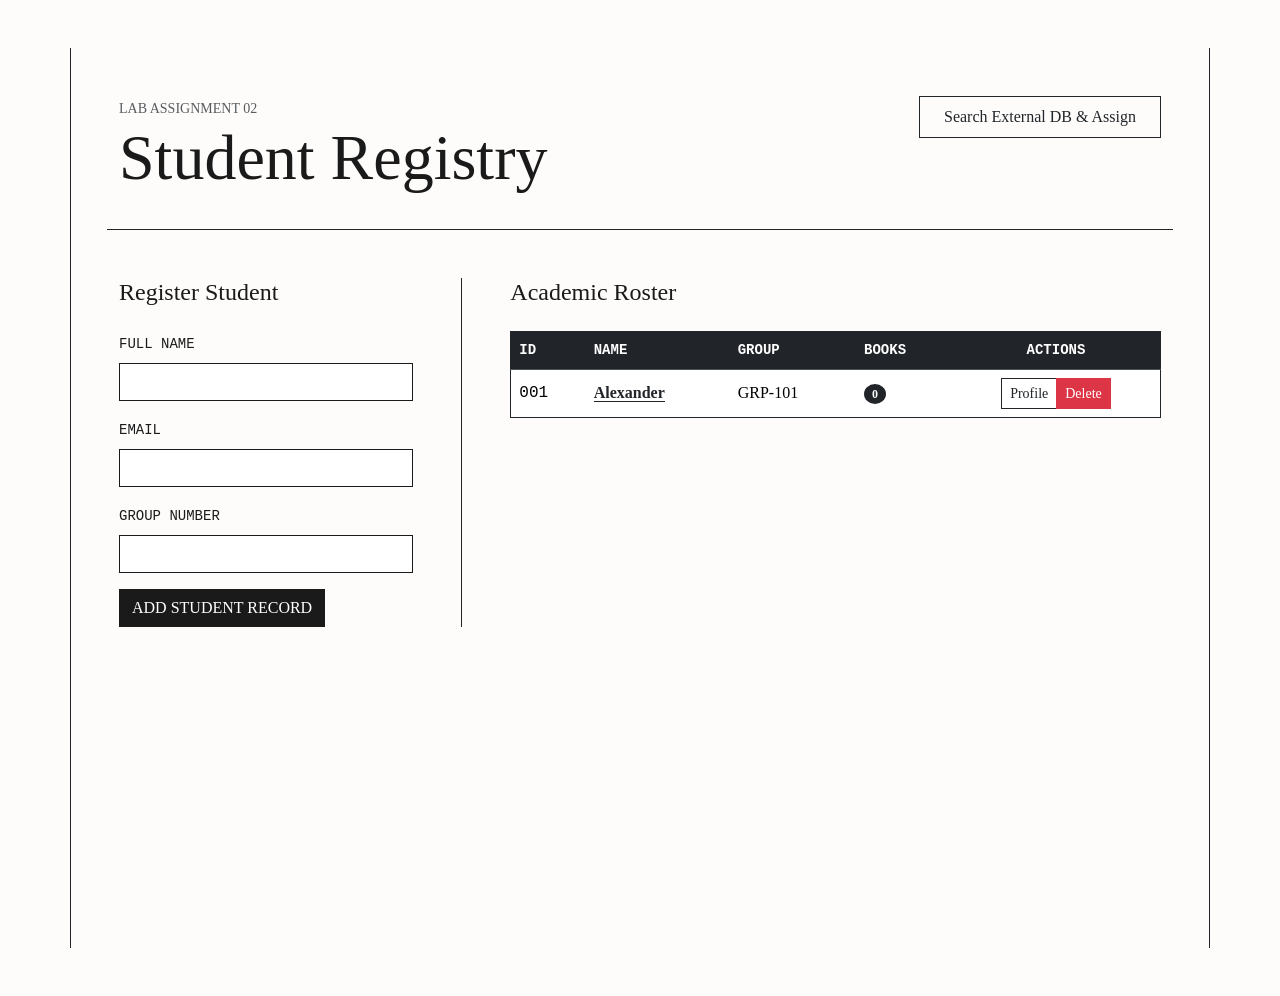
<file: src/main/resources/templates/index.html>
<!DOCTYPE html>
<html xmlns:th="http://www.thymeleaf.org">
<head>
    <meta charset="UTF-8">
    <title>Academic Literature System - Roster</title>
    <!-- Thymeleaf template uses visual design styles from Editorial theme -->
    <link href="https://cdn.jsdelivr.net/npm/bootstrap@5.3.0/dist/css/bootstrap.min.css" rel="stylesheet">
    <style>
        body { background-color: #FDFCFB; color: #1A1A1A; font-family: 'Georgia', serif; }
        .editorial-border { border: 1px solid #1A1A1A !important; }
        .block-shadow { box-shadow: 6px 6px 0px 0px rgba(0,0,0,1); }
        .btn-editorial { background-color: #1A1A1A; color: #FFF; border-radius: 0; border: 1px solid #1A1A1A; }
        .btn-editorial:hover { background-color: #FDFCFB; color: #1A1A1A; }
    </style>
</head>
<body class="p-5">
    <div class="container border-start border-end border-dark min-vh-100 p-5">
        <!-- Header -->
        <div class="row border-bottom border-dark pb-4 mb-5">
            <div class="col-8">
                <span class="text-uppercase tracking-widest text-muted small">Lab Assignment 02</span>
                <h1 class="display-3 italic">Student Registry</h1>
            </div>
            <div class="col-4 text-end">
                <a href="/books/search" class="btn btn-outline-dark rounded-0 px-4 py-2">Search External DB & Assign</a>
            </div>
        </div>

        <div class="row">
            <!-- Left Panel: Student Registration Form -->
            <div class="col-md-4 pe-5 border-end border-dark">
                <h3 class="h4 mb-4">Register Student</h3>
                <form th:action="@{/students/add}" th:object="${newStudent}" method="post">
                    <div class="mb-3">
                        <label class="form-label text-uppercase small font-monospace">Full Name</label>
                        <input type="text" class="form-control rounded-0 editorial-border" th:field="*{name}" required>
                    </div>
                    <div class="mb-3">
                        <label class="form-label text-uppercase small font-monospace">Email</label>
                        <input type="email" class="form-control rounded-0 editorial-border" th:field="*{email}" required>
                    </div>
                    <div class="mb-3">
                        <label class="form-label text-uppercase small font-monospace">Group Number</label>
                        <input type="text" class="form-control rounded-0 editorial-border" th:field="*{groupNumber}" required>
                    </div>
                    <button type="submit" class="btn btn-editorial rounded-0 w-full text-uppercase small">Add Student Record</button>
                </form>
            </div>

            <!-- Right Panel: Student List Grid -->
            <div class="col-md-8 ps-5">
                <h3 class="h4 mb-4">Academic Roster</h3>
                <div class="table-responsive">
                    <table class="table table-hover border border-dark align-middle">
                        <thead class="table-dark">
                            <tr>
                                <th class="text-uppercase font-monospace small">ID</th>
                                <th class="text-uppercase font-monospace small">Name</th>
                                <th class="text-uppercase font-monospace small">Group</th>
                                <th class="text-uppercase font-monospace small">Books</th>
                                <th class="text-uppercase font-monospace small text-center">Actions</th>
                            </tr>
                        </thead>
                        <tbody>
                            <tr th:each="student : ${students}">
                                <td class="font-monospace" th:text="${student.id}">001</td>
                                <td>
                                    <a class="fw-bold text-dark text-decoration-none border-bottom border-dark" 
                                       th:href="@{/students/profile/{id}(id=${student.id})}" th:text="${student.name}">Alexander</a>
                                </td>
                                <td th:text="${student.groupNumber}">GRP-101</td>
                                <td>
                                    <span class="badge bg-dark rounded-circle px-2 py-1" th:text="${student.bookCount}">0</span>
                                </td>
                                <td class="text-center">
                                    <div class="btn-group">
                                        <a th:href="@{/students/profile/{id}(id=${student.id})}" class="btn btn-sm btn-outline-dark rounded-0">Profile</a>
                                        <a th:href="@{/students/delete/{id}(id=${student.id})}" class="btn btn-sm btn-danger text-white rounded-0">Delete</a>
                                    </div>
                                </td>
                            </tr>
                        </tbody>
                    </table>
                </div>
            </div>
        </div>
    </div>
</body>
</html>
</file>
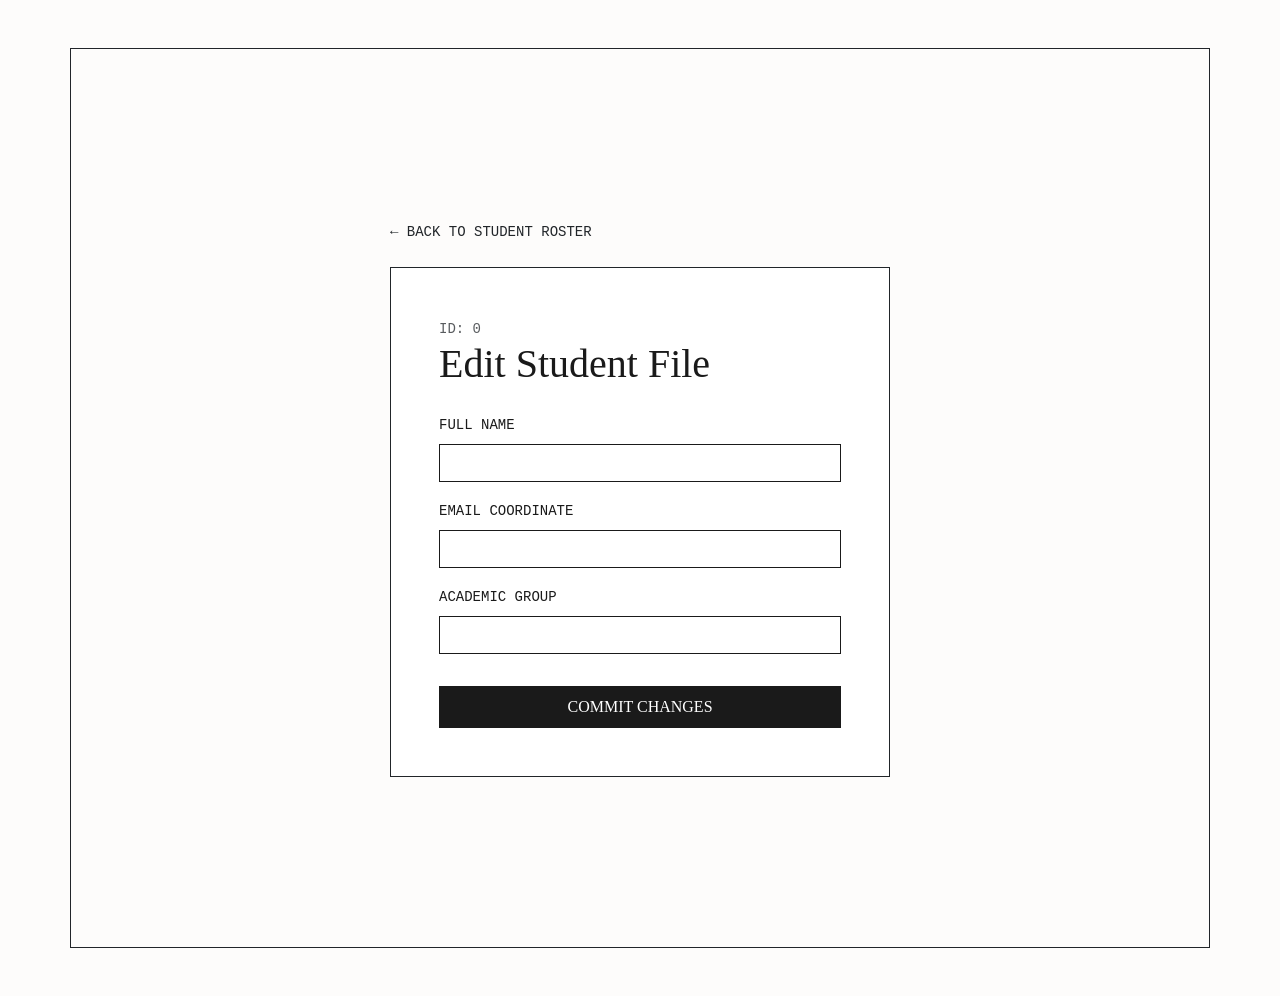
<file: src/main/resources/templates/edit.html>
<!DOCTYPE html>
<html xmlns:th="http://www.thymeleaf.org">
<head>
    <meta charset="UTF-8">
    <title>Edit Student Profile</title>
    <link href="https://cdn.jsdelivr.net/npm/bootstrap@5.3.0/dist/css/bootstrap.min.css" rel="stylesheet">
    <style>
        body { background-color: #FDFCFB; color: #1A1A1A; font-family: 'Georgia', serif; }
        .editorial-border { border: 1px solid #1A1A1A !important; }
        .btn-editorial { background-color: #1A1A1A; color: #FFF; border-radius: 0; border: 1px solid #1A1A1A; }
    </style>
</head>
<body class="p-5">
    <div class="container border border-dark p-5 min-vh-100 d-flex flex-column justify-content-center align-items-center">
        <div class="w-100 max-width-md" style="max-width: 500px;">
            <div class="mb-4 text-start">
                <a href="/students" class="text-dark font-monospace text-uppercase small text-decoration-none">&larr; Back to Student Roster</a>
            </div>

            <div class="border border-dark p-5 bg-white">
                <span class="text-uppercase small text-muted font-monospace" th:text="'Student ID: ' + ${student.id}">ID: 0</span>
                <h1 class="display-6 italic mb-4">Edit Student File</h1>
                
                <form th:action="@{/students/update/{id}(id=${student.id})}" th:object="${student}" method="post">
                    <div class="mb-3">
                        <label class="form-label text-uppercase small font-monospace">Full Name</label>
                        <input type="text" class="form-control rounded-0 editorial-border" th:field="*{name}" required>
                    </div>
                    <div class="mb-3">
                        <label class="form-label text-uppercase small font-monospace">Email Coordinate</label>
                        <input type="email" class="form-control rounded-0 editorial-border" th:field="*{email}" required>
                    </div>
                    <div class="mb-3">
                        <label class="form-label text-uppercase small font-monospace">Academic Group</label>
                        <input type="text" class="form-control rounded-0 editorial-border" th:field="*{groupNumber}" required>
                    </div>
                    <button type="submit" class="btn btn-editorial rounded-0 w-100 text-uppercase small py-2 mt-3">Commit Changes</button>
                </form>
            </div>
        </div>
    </div>
</body>
</html>
</file>
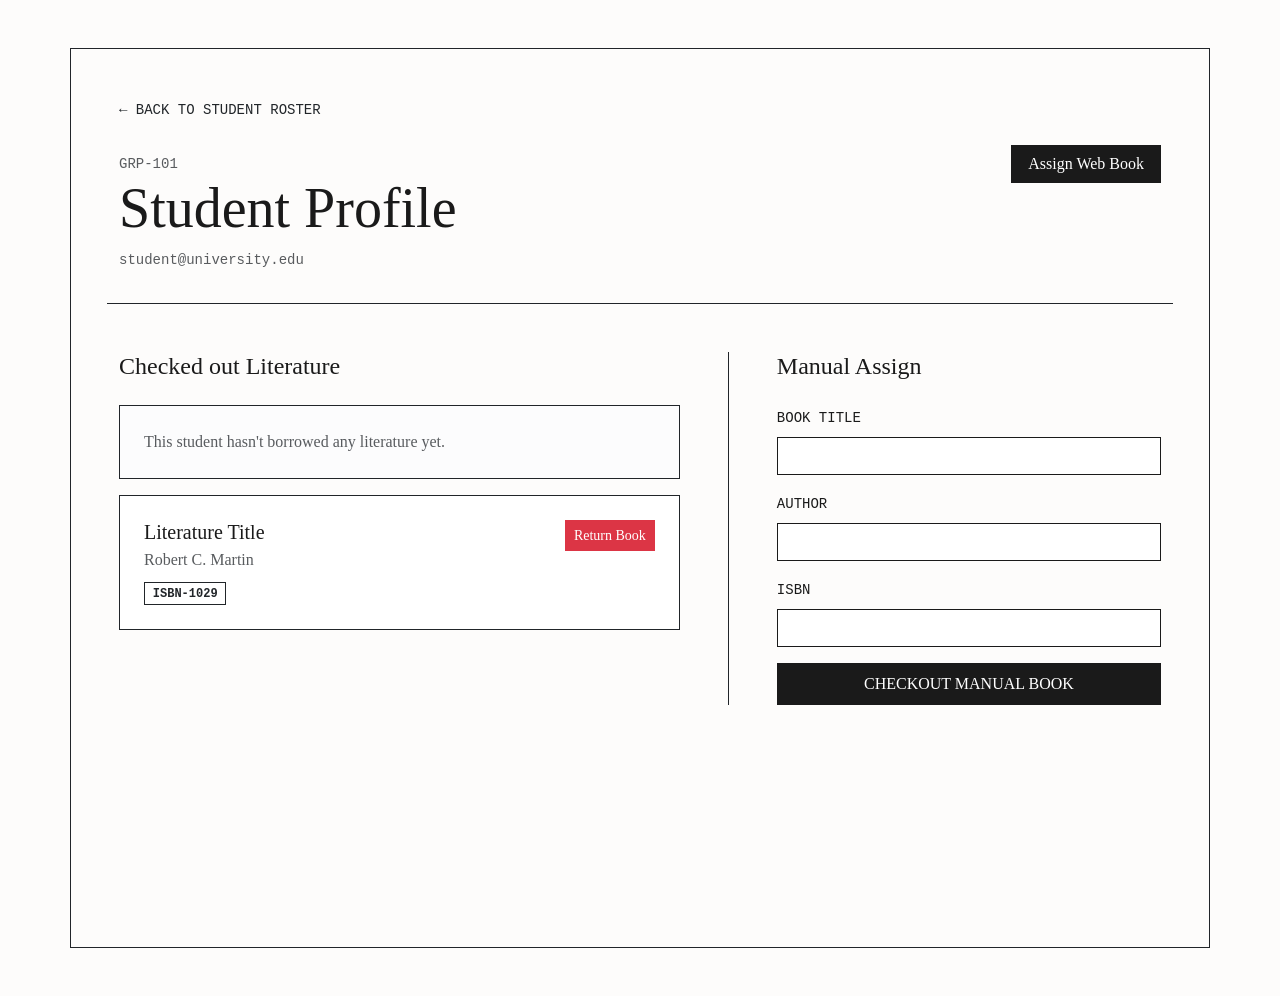
<file: src/main/resources/templates/profile.html>
<!DOCTYPE html>
<html xmlns:th="http://www.thymeleaf.org">
<head>
    <meta charset="UTF-8">
    <title>Thymeleaf - User Profile & Borrow Logs</title>
    <link href="https://cdn.jsdelivr.net/npm/bootstrap@5.3.0/dist/css/bootstrap.min.css" rel="stylesheet">
    <style>
        body { background-color: #FDFCFB; color: #1A1A1A; font-family: 'Georgia', serif; }
        .editorial-border { border: 1px solid #1A1A1A !important; }
        .btn-editorial { background-color: #1A1A1A; color: #FFF; border-radius: 0; border: 1px solid #1A1A1A; }
    </style>
</head>
<body class="p-5">
    <div class="container border border-dark p-5 align-self-center min-vh-100">
        <!-- Back navigation link -->
        <div class="mb-4">
            <a href="/students" class="text-dark font-monospace text-uppercase small text-decoration-none">&larr; Back to Student Roster</a>
        </div>

        <div class="row align-items-baseline mb-5 border-bottom border-dark pb-3">
            <div class="col-8">
                <span class="text-uppercase small text-muted font-monospace" th:text="'Group: ' + ${student.groupNumber}">GRP-101</span>
                <h1 class="display-4 italic" th:text="${student.name}">Student Profile</h1>
                <p class="font-monospace text-muted small" th:text="${student.email}">student@university.edu</p>
            </div>
            <div class="col-4 text-end">
                <a href="/books/search" class="btn btn-editorial rounded-0 px-3">Assign Web Book</a>
            </div>
        </div>

        <div class="row">
            <!-- Checked out books logs list -->
            <div class="col-md-7 border-end border-dark pe-5">
                <h3 class="h4 mb-4">Checked out Literature</h3>
                <div th:if="${#lists.isEmpty(student.borrowedBooks)}" class="alert alert-light border border-dark rounded-0 p-4">
                    <p class="mb-0 italic text-muted">This student hasn't borrowed any literature yet.</p>
                </div>
                <div th:each="book : ${student.borrowedBooks}" class="border border-dark bg-white p-4 mb-3 rounded-0 position-relative">
                    <div class="d-flex justify-content-between align-items-start">
                        <div>
                            <h4 class="h5 mb-1" th:text="${book.title}">Literature Title</h4>
                            <p class="text-muted italic mb-2" th:text="'by ' + ${book.author}">Robert C. Martin</p>
                            <span class="badge border border-dark text-dark rounded-0 font-monospace small" th:text="'ISBN: ' + ${book.isbn}">ISBN-1029</span>
                        </div>
                        <div>
                            <a th:href="@{/students/profile/{studentId}/books/remove/{bookId}(studentId=${student.id}, bookId=${book.id})}" 
                               class="btn btn-sm btn-danger text-white rounded-0">Return Book</a>
                        </div>
                    </div>
                </div>
            </div>

            <!-- Manual book assignment form -->
            <div class="col-md-5 ps-5">
                <h3 class="h4 mb-4">Manual Assign</h3>
                <form th:action="@{/students/profile/{id}/books/add(id=${student.id})}" th:object="${newBook}" method="post">
                    <div class="mb-3">
                        <label class="form-label text-uppercase small font-monospace">Book Title</label>
                        <input type="text" class="form-control rounded-0 editorial-border" th:field="*{title}" required>
                    </div>
                    <div class="mb-3">
                        <label class="form-label text-uppercase small font-monospace">Author</label>
                        <input type="text" class="form-control rounded-0 editorial-border" th:field="*{author}" required>
                    </div>
                    <div class="mb-3">
                        <label class="form-label text-uppercase small font-monospace">ISBN</label>
                        <input type="text" class="form-control rounded-0 editorial-border" th:field="*{isbn}" required>
                    </div>
                    <button type="submit" class="btn btn-editorial rounded-0 w-100 text-uppercase small py-2">Checkout Manual Book</button>
                </form>
            </div>
        </div>
    </div>
</body>
</html>
</file>
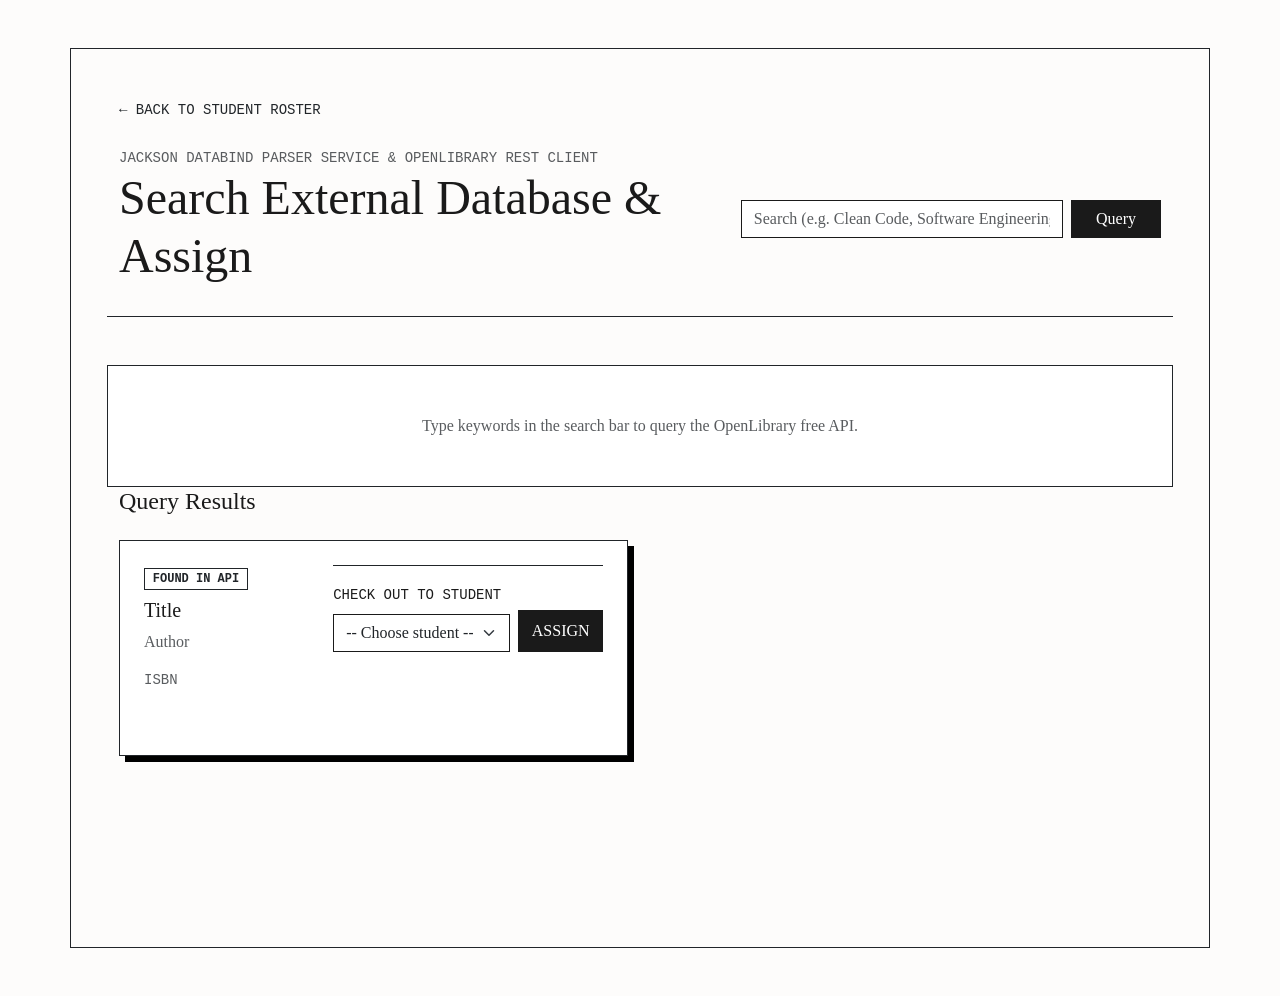
<file: src/main/resources/templates/search.html>
<!DOCTYPE html>
<html xmlns:th="http://www.thymeleaf.org">
<head>
    <meta charset="UTF-8">
    <title>Search External API Database</title>
    <link href="https://cdn.jsdelivr.net/npm/bootstrap@5.3.0/dist/css/bootstrap.min.css" rel="stylesheet">
    <style>
        body { background-color: #FDFCFB; color: #1A1A1A; font-family: 'Georgia', serif; }
        .editorial-border { border: 1px solid #1A1A1A !important; }
        .btn-editorial { background-color: #1A1A1A; color: #FFF; border-radius: 0; border: 1px solid #1A1A1A; }
        .block-shadow { box-shadow: 6px 6px 0px 0px rgba(0,0,0,1); }
    </style>
</head>
<body class="p-5">
    <div class="container border border-dark p-5 min-vh-100">
        <div class="mb-4">
            <a href="/students" class="text-dark font-monospace text-uppercase small text-decoration-none">&larr; Back to Student Roster</a>
        </div>

        <div class="row align-items-center mb-5 border-bottom border-dark pb-4">
            <div class="col-md-7">
                <span class="text-uppercase small text-muted font-monospace">Jackson Databind Parser Service &amp; OpenLibrary REST Client</span>
                <h1 class="display-5 italic">Search External Database &amp; Assign</h1>
            </div>
            <div class="col-md-5">
                <form th:action="@{/books/search}" method="get" class="d-flex">
                    <input type="text" class="form-control rounded-0 editorial-border me-2" name="query" 
                           placeholder="Search (e.g. Clean Code, Software Engineering)" th:value="${query}" required>
                    <button type="submit" class="btn btn-editorial rounded-0 px-4">Query</button>
                </form>
            </div>
        </div>

        <!-- Found books display -->
        <div class="row">
            <div th:if="${foundBooks == null}" class="col-12 text-center p-5 border border-dark rounded-0 bg-white">
                <p class="mb-0 text-muted italic">Type keywords in the search bar to query the OpenLibrary free API.</p>
            </div>
            
            <div th:if="${foundBooks != null}" class="col-12">
                <h3 class="h4 mb-4" th:text="'Query Results for \'' + ${query} + '\''">Query Results</h3>
                <div class="row g-4">
                    <div th:each="book : ${foundBooks}" class="col-md-6">
                        <div class="border border-dark bg-white p-4 rounded-0 block-shadow h-100 d-flex flex-col justify-content-between">
                            <div class="mb-4">
                                <span class="badge border border-dark text-dark rounded-0 font-monospace small mb-2">FOUND IN API</span>
                                <h4 class="h5" th:text="${book.title}">Title</h4>
                                <p class="text-muted italic" th:text="${book.author}">Author</p>
                                <p class="font-monospace text-muted small" th:text="'ISBN: ' + ${book.isbn}">ISBN</p>
                            </div>
                            
                            <!-- Checkout Form -->
                            <form th:action="@{/books/checkout}" method="post" class="border-top border-dark pt-3">
                                <input type="hidden" name="title" th:value="${book.title}">
                                <input type="hidden" name="author" th:value="${book.author}">
                                <input type="hidden" name="isbn" th:value="${book.isbn}">
                                
                                <div class="row g-2 align-items-end">
                                    <div class="col-8">
                                        <label class="form-label font-monospace small text-uppercase">Check out to Student</label>
                                        <select class="form-select rounded-0 editorial-border" name="studentId" required>
                                            <option value="">-- Choose student --</option>
                                            <option th:each="student : ${students}" th:value="${student.id}" 
                                                    th:text="${student.name} + ' (' + ${student.groupNumber} + ')'">Student Name</option>
                                        </select>
                                    </div>
                                    <div class="col-4">
                                        <button type="submit" class="btn btn-editorial rounded-0 w-100 py-2 small text-uppercase">Assign</button>
                                    </div>
                                </div>
                            </form>
                        </div>
                    </div>
                </div>
            </div>
        </div>
    </div>
</body>
</html>
</file>
